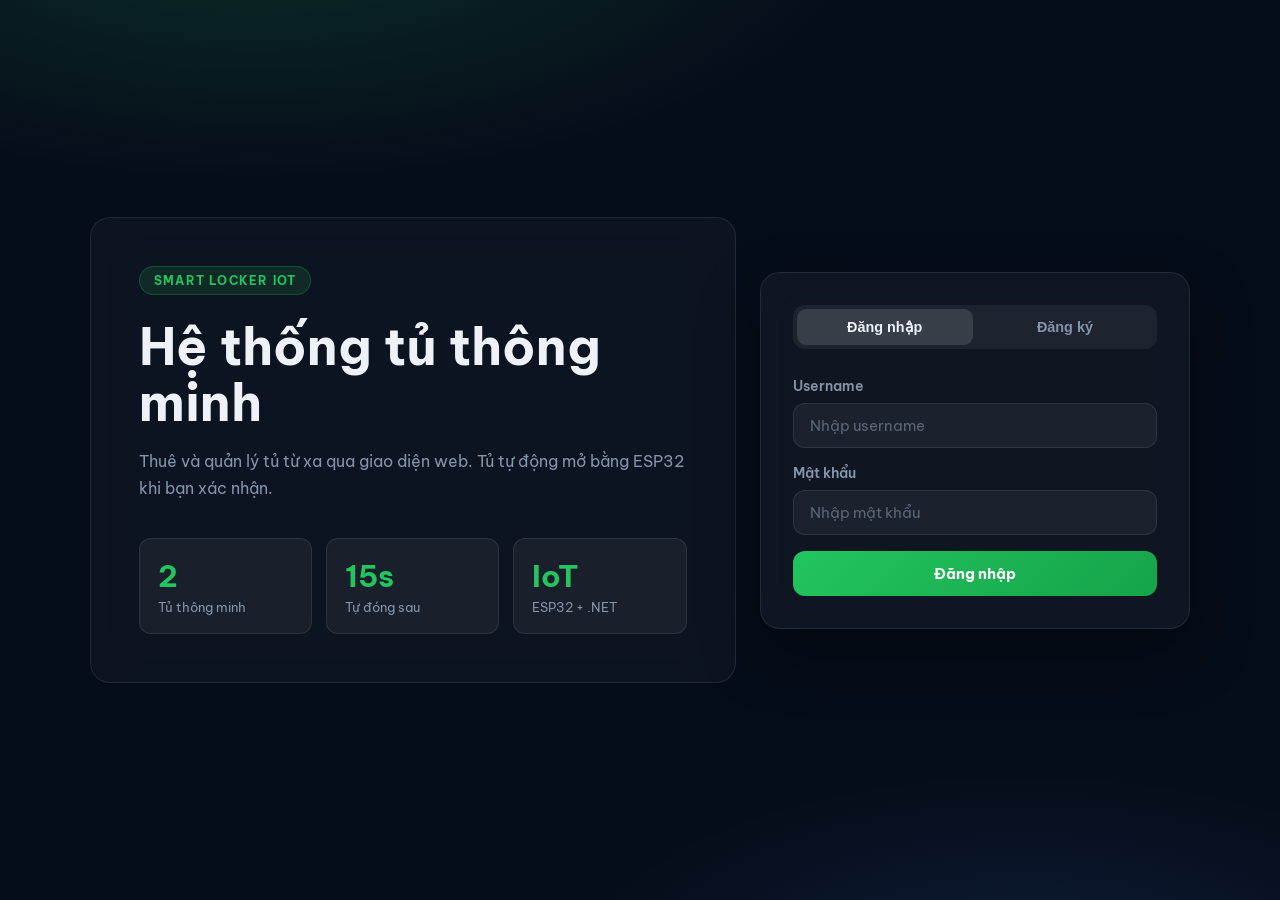
<file: frontend/index.html>
<!DOCTYPE html>
<html lang="vi">
<head>
  <meta charset="UTF-8">
  <meta name="viewport" content="width=device-width, initial-scale=1.0">
  <title>Smart Locker | Đăng nhập</title>
  <link rel="preconnect" href="https://fonts.googleapis.com">
  <link href="https://fonts.googleapis.com/css2?family=Be+Vietnam+Pro:wght@400;500;600;700&display=swap" rel="stylesheet">
  <link rel="stylesheet" href="style.css">
</head>
<body class="auth-page">
  <main class="auth-shell">

    <section class="auth-hero">
      <span class="eyebrow">Smart Locker IoT</span>
      <h1>Hệ thống tủ thông minh</h1>
      <p>Thuê và quản lý tủ từ xa qua giao diện web. Tủ tự động mở bằng ESP32 khi bạn xác nhận.</p>
      <div class="hero-card">
        <div class="hero-stat">
          <strong>2</strong>
          <span>Tủ thông minh</span>
        </div>
        <div class="hero-stat">
          <strong>15s</strong>
          <span>Tự đóng sau</span>
        </div>
        <div class="hero-stat">
          <strong>IoT</strong>
          <span>ESP32 + .NET</span>
        </div>
      </div>
    </section>

    <section class="auth-panel">
      <div class="panel-card">

        <div class="auth-tabs" id="authTabs">
          <button class="active" id="tabLogin">Đăng nhập</button>
          <button id="tabRegister">Đăng ký</button>
        </div>

        <!-- Đăng nhập -->
        <form id="loginForm" novalidate>
          <label class="form-label">Username</label>
          <input class="form-control" type="text" id="loginUsername" placeholder="Nhập username" required>

          <label class="form-label">Mật khẩu</label>
          <input class="form-control" type="password" id="loginPassword" placeholder="Nhập mật khẩu" required>

          <button type="submit" class="btn-primary" id="loginButton">Đăng nhập</button>
          <div id="loginAlert" class="d-none"></div>
        </form>

        <!-- Đăng ký -->
        <form id="registerForm" novalidate class="d-none">
          <label class="form-label">Họ và tên</label>
          <input class="form-control" type="text" id="registerFullName" placeholder="Nhập họ tên" required>

          <label class="form-label">Username</label>
          <input class="form-control" type="text" id="registerUsername" placeholder="Nhập username" required>

          <label class="form-label">Mật khẩu</label>
          <input class="form-control" type="password" id="registerPassword" placeholder="Tối thiểu 6 ký tự" required>

          <button type="submit" class="btn-primary" id="registerButton">Tạo tài khoản</button>
          <div id="registerAlert" class="d-none"></div>
        </form>

      </div>
    </section>
  </main>

  <script src="app.js"></script>
</body>
</html>
</file>
<file: frontend/style.css>
/* ── Variables ───────────────────────────────────────────── */
:root {
  --bg:        #060d1a;
  --surface:   rgba(255,255,255,0.05);
  --border:    rgba(255,255,255,0.09);
  --text:      #eef2f8;
  --muted:     #8494a9;
  --green:     #22c55e;
  --green-dk:  #16a34a;
  --red:       #ef4444;
  --red-dk:    #b91c1c;
  --blue:      #3b82f6;
  --radius:    20px;
  --radius-sm: 12px;
  --shadow:    0 24px 60px rgba(0,0,0,0.4);
}

/* ── Reset & Base ────────────────────────────────────────── */
*, *::before, *::after { box-sizing: border-box; margin: 0; padding: 0; }

body {
  font-family: "Be Vietnam Pro", sans-serif;
  background: var(--bg);
  color: var(--text);
  min-height: 100vh;
  background-image:
    radial-gradient(ellipse 80% 50% at 20% -10%, rgba(34,197,94,0.18) 0%, transparent 60%),
    radial-gradient(ellipse 60% 40% at 80% 110%, rgba(59,130,246,0.14) 0%, transparent 60%);
}

/* ── Auth Layout ─────────────────────────────────────────── */
.auth-page {
  min-height: 100vh;
  display: flex;
  align-items: center;
  justify-content: center;
  padding: 24px 16px;
}

.auth-shell {
  width: 100%;
  max-width: 1100px;
  display: grid;
  grid-template-columns: 1.2fr 0.8fr;
  gap: 24px;
  align-items: center;
}

/* Auth Hero */
.auth-hero {
  padding: 48px;
  border-radius: var(--radius);
  border: 1px solid var(--border);
  background: rgba(255,255,255,0.03);
  backdrop-filter: blur(20px);
}

.eyebrow {
  display: inline-block;
  padding: 6px 14px;
  border-radius: 999px;
  font-size: 0.75rem;
  font-weight: 700;
  letter-spacing: 0.1em;
  text-transform: uppercase;
  color: var(--green);
  background: rgba(34,197,94,0.12);
  border: 1px solid rgba(34,197,94,0.25);
  margin-bottom: 24px;
}

.auth-hero h1 {
  font-size: clamp(2.2rem, 4vw, 3.6rem);
  font-weight: 700;
  line-height: 1.1;
  margin-bottom: 16px;
}

.auth-hero p { color: var(--muted); line-height: 1.7; font-size: 1rem; }

.hero-card {
  display: grid;
  grid-template-columns: repeat(3, 1fr);
  gap: 14px;
  margin-top: 36px;
}

.hero-stat {
  padding: 18px;
  border-radius: var(--radius-sm);
  background: rgba(255,255,255,0.05);
  border: 1px solid var(--border);
}

.hero-stat strong { display: block; font-size: 1.9rem; font-weight: 700; color: var(--green); }
.hero-stat span   { font-size: 0.82rem; color: var(--muted); margin-top: 4px; display: block; }

/* Auth Panel */
.auth-panel { display: flex; }

.panel-card {
  width: 100%;
  padding: 32px;
  border-radius: var(--radius);
  border: 1px solid var(--border);
  background: rgba(255,255,255,0.04);
  backdrop-filter: blur(20px);
  box-shadow: var(--shadow);
}

/* Tabs */
.auth-tabs {
  display: flex;
  background: rgba(255,255,255,0.06);
  border-radius: var(--radius-sm);
  padding: 4px;
  gap: 4px;
  margin-bottom: 28px;
}

.auth-tabs button {
  flex: 1;
  padding: 10px;
  border: none;
  border-radius: 9px;
  font-size: 0.9rem;
  font-weight: 600;
  cursor: pointer;
  background: transparent;
  color: var(--muted);
  transition: all 0.2s;
}

.auth-tabs button.active {
  background: rgba(255,255,255,0.12);
  color: var(--text);
}

/* Forms */
.form-label { font-size: 0.88rem; font-weight: 600; color: var(--muted); margin-bottom: 8px; display: block; }

.form-control {
  width: 100%;
  padding: 12px 16px;
  border-radius: var(--radius-sm);
  border: 1px solid var(--border);
  background: rgba(255,255,255,0.05);
  color: var(--text);
  font-size: 0.95rem;
  font-family: inherit;
  outline: none;
  transition: border-color 0.2s, background 0.2s;
  margin-bottom: 16px;
}

.form-control:focus {
  border-color: rgba(59,130,246,0.5);
  background: rgba(255,255,255,0.08);
}

.form-control::placeholder { color: rgba(132,148,169,0.6); }

.btn-primary {
  width: 100%;
  padding: 13px;
  border: none;
  border-radius: var(--radius-sm);
  background: linear-gradient(135deg, var(--green), var(--green-dk));
  color: #fff;
  font-size: 0.95rem;
  font-weight: 700;
  cursor: pointer;
  font-family: inherit;
  transition: opacity 0.2s, transform 0.15s;
}

.btn-primary:hover  { opacity: 0.9; transform: translateY(-1px); }
.btn-primary:active { transform: translateY(0); }
.btn-primary:disabled { opacity: 0.6; cursor: not-allowed; transform: none; }

.alert {
  padding: 12px 16px;
  border-radius: var(--radius-sm);
  font-size: 0.88rem;
  font-weight: 500;
  margin-top: 14px;
}

.alert-danger  { background: rgba(239,68,68,0.15);  border: 1px solid rgba(239,68,68,0.3);  color: #fca5a5; }
.alert-success { background: rgba(34,197,94,0.15);  border: 1px solid rgba(34,197,94,0.3);  color: #86efac; }
.d-none { display: none !important; }

/* ── App Layout ──────────────────────────────────────────── */
.app-page { padding: 24px 20px 48px; min-height: 100vh; }

/* Topbar */
.topbar {
  max-width: 1200px;
  margin: 0 auto 28px;
  padding: 20px 28px;
  display: flex;
  justify-content: space-between;
  align-items: center;
  gap: 16px;
  border-radius: var(--radius);
  border: 1px solid var(--border);
  background: rgba(255,255,255,0.04);
  backdrop-filter: blur(20px);
}

.page-title   { font-size: clamp(1.6rem, 2.5vw, 2.2rem); font-weight: 700; line-height: 1.2; }
.page-subtitle{ font-size: 0.88rem; color: var(--muted); margin-top: 4px; }

.topbar-actions { display: flex; align-items: center; gap: 12px; flex-shrink: 0; }

.nav-tabs-app {
  display: flex;
  background: rgba(255,255,255,0.06);
  border-radius: 999px;
  padding: 4px;
  gap: 4px;
}

.nav-tabs-app a {
  padding: 8px 18px;
  border-radius: 999px;
  font-size: 0.88rem;
  font-weight: 600;
  color: var(--muted);
  text-decoration: none;
  transition: all 0.2s;
}

.nav-tabs-app a.active,
.nav-tabs-app a:hover { background: rgba(255,255,255,0.12); color: var(--text); }

.btn-logout {
  padding: 8px 18px;
  border: 1px solid var(--border);
  border-radius: 999px;
  background: transparent;
  color: var(--muted);
  font-size: 0.88rem;
  font-weight: 600;
  cursor: pointer;
  font-family: inherit;
  transition: all 0.2s;
}

.btn-logout:hover { background: rgba(255,255,255,0.08); color: var(--text); }

/* Content */
.content-shell { max-width: 1200px; margin: 0 auto; }

/* Stats Grid */
.stats-grid {
  display: grid;
  grid-template-columns: repeat(3, 1fr);
  gap: 16px;
  margin-bottom: 24px;
}

.info-card {
  padding: 24px;
  border-radius: var(--radius);
  border: 1px solid var(--border);
  background: rgba(255,255,255,0.04);
  backdrop-filter: blur(12px);
}

.info-card span   { font-size: 0.82rem; color: var(--muted); font-weight: 500; }
.info-card strong { display: block; font-size: 2.4rem; font-weight: 700; margin-top: 6px; }

/* Section Card */
.section-card {
  padding: 28px;
  border-radius: var(--radius);
  border: 1px solid var(--border);
  background: rgba(255,255,255,0.03);
  backdrop-filter: blur(12px);
}

.section-header {
  display: flex;
  justify-content: space-between;
  align-items: center;
  margin-bottom: 24px;
  gap: 16px;
}

.section-title { font-size: 1.2rem; font-weight: 700; }
.section-note  { font-size: 0.84rem; color: var(--muted); margin-top: 4px; }

.legend {
  display: flex;
  gap: 16px;
  font-size: 0.84rem;
  color: var(--muted);
}

.legend span { display: flex; align-items: center; gap: 7px; }

.legend-dot {
  width: 10px; height: 10px;
  border-radius: 50%;
  display: inline-block;
}

/* Locker Grid */
.locker-grid {
  display: grid;
  grid-template-columns: repeat(auto-fill, minmax(220px, 1fr));
  gap: 20px;
}

.locker-card {
  position: relative;
  min-height: 200px;
  padding: 22px;
  border-radius: var(--radius);
  border: 1px solid transparent;
  color: #fff;
  transition: transform 0.2s, box-shadow 0.2s;
  overflow: hidden;
  display: flex;
  flex-direction: column;
  gap: 0;
}

.locker-card::before {
  content: "";
  position: absolute;
  inset: 0;
  border-radius: var(--radius);
  opacity: 0.15;
  background: radial-gradient(circle at 30% 30%, #fff, transparent 70%);
  pointer-events: none;
}

.locker-card:hover { transform: translateY(-3px); }

.locker-card.available {
  background: linear-gradient(145deg, #16a34a, #15803d);
  box-shadow: 0 12px 32px rgba(22,163,74,0.35);
  border-color: rgba(34,197,94,0.3);
}

.locker-card.occupied {
  background: linear-gradient(145deg, #dc2626, #b91c1c);
  box-shadow: 0 12px 32px rgba(220,38,38,0.3);
  border-color: rgba(239,68,68,0.3);
}

.locker-card.returning {
  background: linear-gradient(145deg, #d97706, #b45309);
  box-shadow: 0 12px 32px rgba(217,119,6,0.3);
  border-color: rgba(251,191,36,0.3);
}

.locker-icon {
  font-size: 2rem;
  margin-bottom: 8px;
  display: block;
}

.locker-number {
  font-size: 1.5rem;
  font-weight: 700;
  display: block;
  margin-bottom: 10px;
}

.locker-status {
  display: inline-block;
  align-self: flex-start;
  padding: 5px 14px;
  border-radius: 999px;
  font-size: 0.8rem;
  font-weight: 600;
  background: rgba(255,255,255,0.18);
  margin-bottom: 16px;
}

.btn-action {
  position: relative;
  width: 100%;
  margin-top: auto;
  padding: 11px;
  border: none;
  border-radius: 12px;
  font-size: 0.9rem;
  font-weight: 700;
  cursor: pointer;
  font-family: inherit;
  background: rgba(255,255,255,0.22);
  color: #fff;
  backdrop-filter: blur(4px);
  transition: background 0.2s;
  letter-spacing: 0.02em;
  box-sizing: border-box;
}

.btn-action:hover    { background: rgba(255,255,255,0.34); }
.btn-action:disabled { opacity: 0.6; cursor: not-allowed; }

/* Nhóm nút khi tủ occupied — không dùng nữa nhưng giữ để tương thích */
.locker-btn-group {
  margin-top: auto;
  display: flex;
  flex-direction: column;
  gap: 8px;
  width: 100%;
}
.locker-btn-group .btn-action { margin-top: 0; }

/* Modal */
.modal-overlay {
  position: fixed;
  inset: 0;
  background: rgba(0,0,0,0.65);
  backdrop-filter: blur(6px);
  z-index: 1000;
  display: flex;
  align-items: center;
  justify-content: center;
  padding: 16px;
  opacity: 0;
  pointer-events: none;
  transition: opacity 0.2s;
}

.modal-overlay.show { opacity: 1; pointer-events: all; }

.modal-box {
  width: 100%;
  max-width: 420px;
  padding: 28px;
  border-radius: var(--radius);
  border: 1px solid var(--border);
  background: #0d1d35;
  box-shadow: var(--shadow);
  transform: scale(0.95);
  transition: transform 0.2s;
}

.modal-overlay.show .modal-box { transform: scale(1); }

.modal-box h5   { font-size: 1.15rem; font-weight: 700; margin-bottom: 10px; }
.modal-box p    { color: var(--muted); font-size: 0.92rem; line-height: 1.6; }
.modal-actions  { display: flex; gap: 10px; margin-top: 22px; }

.btn-cancel {
  flex: 1;
  padding: 11px;
  border: 1px solid var(--border);
  border-radius: var(--radius-sm);
  background: transparent;
  color: var(--muted);
  font-size: 0.9rem;
  font-weight: 600;
  cursor: pointer;
  font-family: inherit;
  transition: all 0.2s;
}

.btn-cancel:hover { background: rgba(255,255,255,0.06); color: var(--text); }

.btn-confirm {
  flex: 1;
  padding: 11px;
  border: none;
  border-radius: var(--radius-sm);
  font-size: 0.9rem;
  font-weight: 700;
  cursor: pointer;
  font-family: inherit;
  color: #fff;
  transition: opacity 0.2s;
}

.btn-confirm:hover    { opacity: 0.85; }
.btn-confirm:disabled { opacity: 0.5; cursor: not-allowed; }
.btn-confirm.green    { background: linear-gradient(135deg, var(--green), var(--green-dk)); }
.btn-confirm.red      { background: linear-gradient(135deg, var(--red), var(--red-dk)); }

/* PIN Input */
.pin-input {
  width: 100%;
  padding: 12px 14px;
  background: rgba(255,255,255,0.06);
  border: 1px solid rgba(255,255,255,0.12);
  border-radius: 10px;
  color: var(--text);
  font-size: 1.2rem;
  letter-spacing: 0.3em;
  text-align: center;
  outline: none;
  margin-top: 8px;
  box-sizing: border-box;
}
.pin-input:focus {
  border-color: var(--green);
  background: rgba(255,255,255,0.09);
}

/* Nhóm nút trong card tủ occupied */
.locker-btn-group {
  display: flex;
  flex-direction: column;
  gap: 6px;
  width: 100%;
}

.btn-return-sm {
  font-size: 0.82rem;
  padding: 8px 12px;
  opacity: 0.85;
}

/* Toast */
.toast-wrap {
  position: fixed;
  top: 20px;
  right: 20px;
  z-index: 2000;
  display: flex;
  flex-direction: column;
  gap: 10px;
  pointer-events: none;
}

.toast-item {
  min-width: 300px;
  max-width: 380px;
  padding: 14px 18px;
  border-radius: var(--radius-sm);
  font-size: 0.9rem;
  font-weight: 600;
  pointer-events: all;
  animation: slideIn 0.25s ease;
  border: 1px solid;
}

.toast-item.success {
  background: rgba(16,40,26,0.97);
  border-color: rgba(34,197,94,0.4);
  color: #86efac;
}

.toast-item.error {
  background: rgba(40,12,12,0.97);
  border-color: rgba(239,68,68,0.4);
  color: #fca5a5;
}

@keyframes slideIn {
  from { transform: translateX(20px); opacity: 0; }
  to   { transform: translateX(0);    opacity: 1; }
}

/* History Table */
.history-wrap {
  border-radius: var(--radius-sm);
  border: 1px solid var(--border);
  overflow: hidden;
}

.history-table {
  width: 100%;
  border-collapse: collapse;
  font-size: 0.9rem;
}

.history-table th {
  padding: 14px 18px;
  text-align: left;
  font-size: 0.8rem;
  font-weight: 700;
  text-transform: uppercase;
  letter-spacing: 0.06em;
  color: var(--muted);
  background: rgba(255,255,255,0.03);
  border-bottom: 1px solid var(--border);
}

.history-table td {
  padding: 16px 18px;
  border-bottom: 1px solid rgba(255,255,255,0.05);
  color: var(--text);
}

.history-table tbody tr:last-child td { border-bottom: none; }
.history-table tbody tr:hover td { background: rgba(255,255,255,0.03); }

.badge-status {
  display: inline-block;
  padding: 4px 10px;
  border-radius: 999px;
  font-size: 0.78rem;
  font-weight: 700;
}

.badge-status.completed { background: rgba(34,197,94,0.15); color: #86efac; }
.badge-status.active    { background: rgba(245,158,11,0.15); color: #fcd34d; }

.badge-count {
  padding: 5px 12px;
  border-radius: 999px;
  background: rgba(255,255,255,0.08);
  font-size: 0.82rem;
  color: var(--muted);
  border: 1px solid var(--border);
}

/* ── Responsive ──────────────────────────────────────────── */
@media (max-width: 900px) {
  .auth-shell { grid-template-columns: 1fr; }
  .auth-hero  { display: none; }
  .stats-grid { grid-template-columns: repeat(3, 1fr); }
}

@media (max-width: 640px) {
  .topbar         { flex-direction: column; align-items: flex-start; }
  .topbar-actions { width: 100%; flex-wrap: wrap; }
  .stats-grid     { grid-template-columns: 1fr; }
  .locker-grid    { grid-template-columns: 1fr 1fr; }
  .section-header { flex-direction: column; align-items: flex-start; }
}

@media (max-width: 400px) {
  .locker-grid { grid-template-columns: 1fr; }
}
</file>
